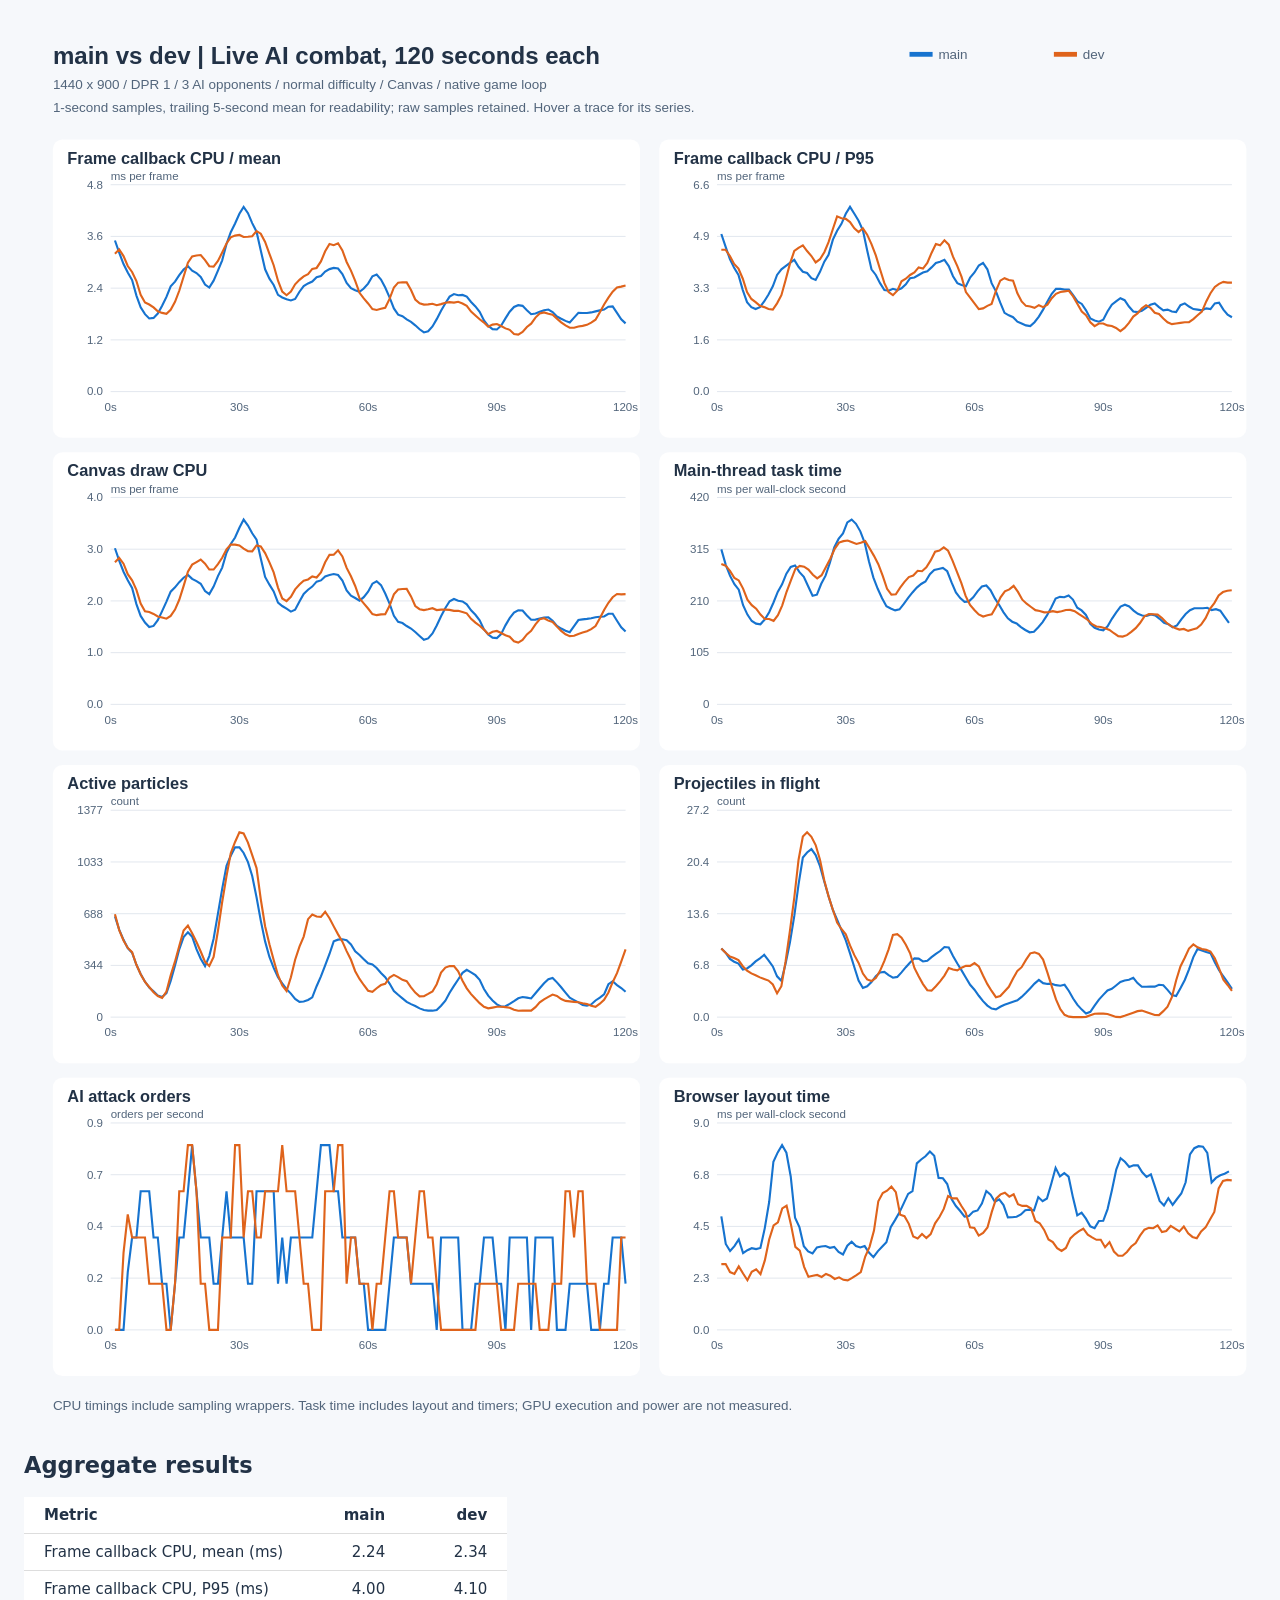
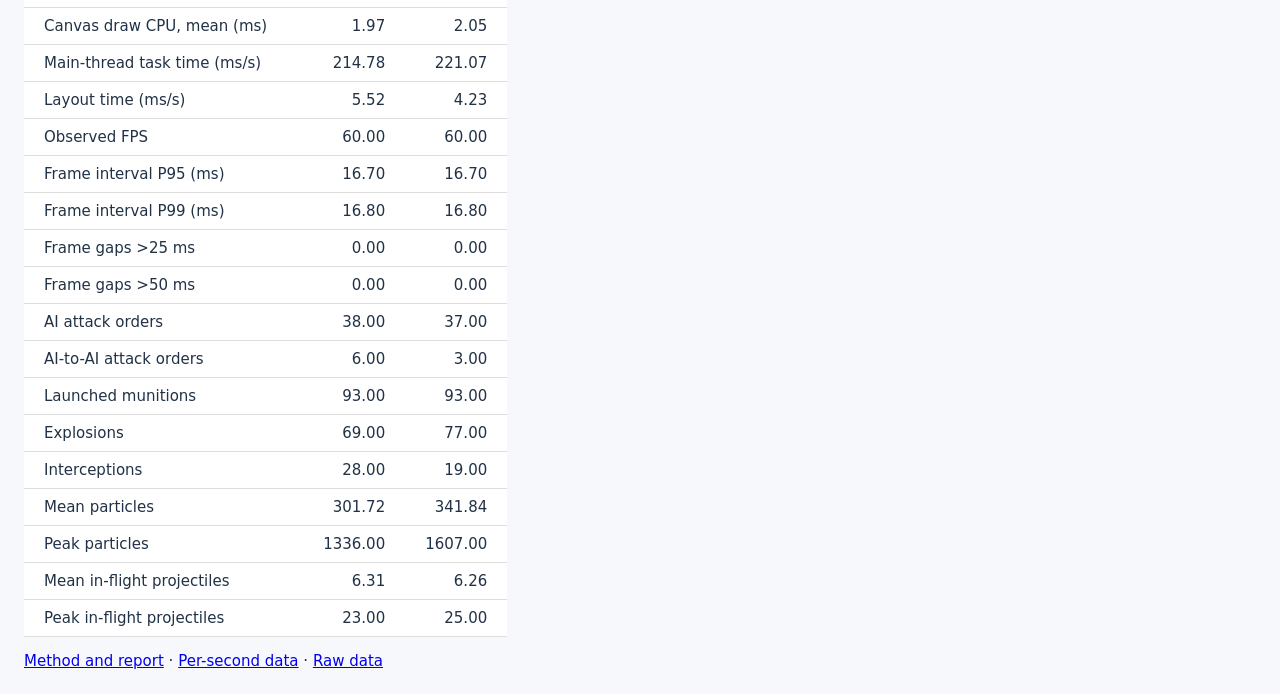
<file: docs/performance/combat-2026-11-09/index.html>
<!doctype html><meta charset="utf-8"><title>Live AI combat performance</title><style>body{margin:24px;background:#f6f8fb;font:15px system-ui;color:#223246}img{width:100%;max-width:1280px}table{border-collapse:collapse;background:white}td,th{padding:9px 20px;border-bottom:1px solid #ddd;text-align:right}td:first-child,th:first-child{text-align:left}</style><img src="combat-curves.svg" alt="Performance curves"><h2>Aggregate results</h2><table><tr><th>Metric</th><th>main</th><th>dev</th></tr><tr><td>Frame callback CPU, mean (ms)</td><td>2.24</td><td>2.34</td></tr><tr><td>Frame callback CPU, P95 (ms)</td><td>4.00</td><td>4.10</td></tr><tr><td>Canvas draw CPU, mean (ms)</td><td>1.97</td><td>2.05</td></tr><tr><td>Main-thread task time (ms/s)</td><td>214.78</td><td>221.07</td></tr><tr><td>Layout time (ms/s)</td><td>5.52</td><td>4.23</td></tr><tr><td>Observed FPS</td><td>60.00</td><td>60.00</td></tr><tr><td>Frame interval P95 (ms)</td><td>16.70</td><td>16.70</td></tr><tr><td>Frame interval P99 (ms)</td><td>16.80</td><td>16.80</td></tr><tr><td>Frame gaps >25 ms</td><td>0.00</td><td>0.00</td></tr><tr><td>Frame gaps >50 ms</td><td>0.00</td><td>0.00</td></tr><tr><td>AI attack orders</td><td>38.00</td><td>37.00</td></tr><tr><td>AI-to-AI attack orders</td><td>6.00</td><td>3.00</td></tr><tr><td>Launched munitions</td><td>93.00</td><td>93.00</td></tr><tr><td>Explosions</td><td>69.00</td><td>77.00</td></tr><tr><td>Interceptions</td><td>28.00</td><td>19.00</td></tr><tr><td>Mean particles</td><td>301.72</td><td>341.84</td></tr><tr><td>Peak particles</td><td>1336.00</td><td>1607.00</td></tr><tr><td>Mean in-flight projectiles</td><td>6.31</td><td>6.26</td></tr><tr><td>Peak in-flight projectiles</td><td>23.00</td><td>25.00</td></tr></table><p><a href="report.md">Method and report</a> · <a href="combat-summary.json">Per-second data</a> · <a href="combat-raw.json">Raw data</a></p>
</file>
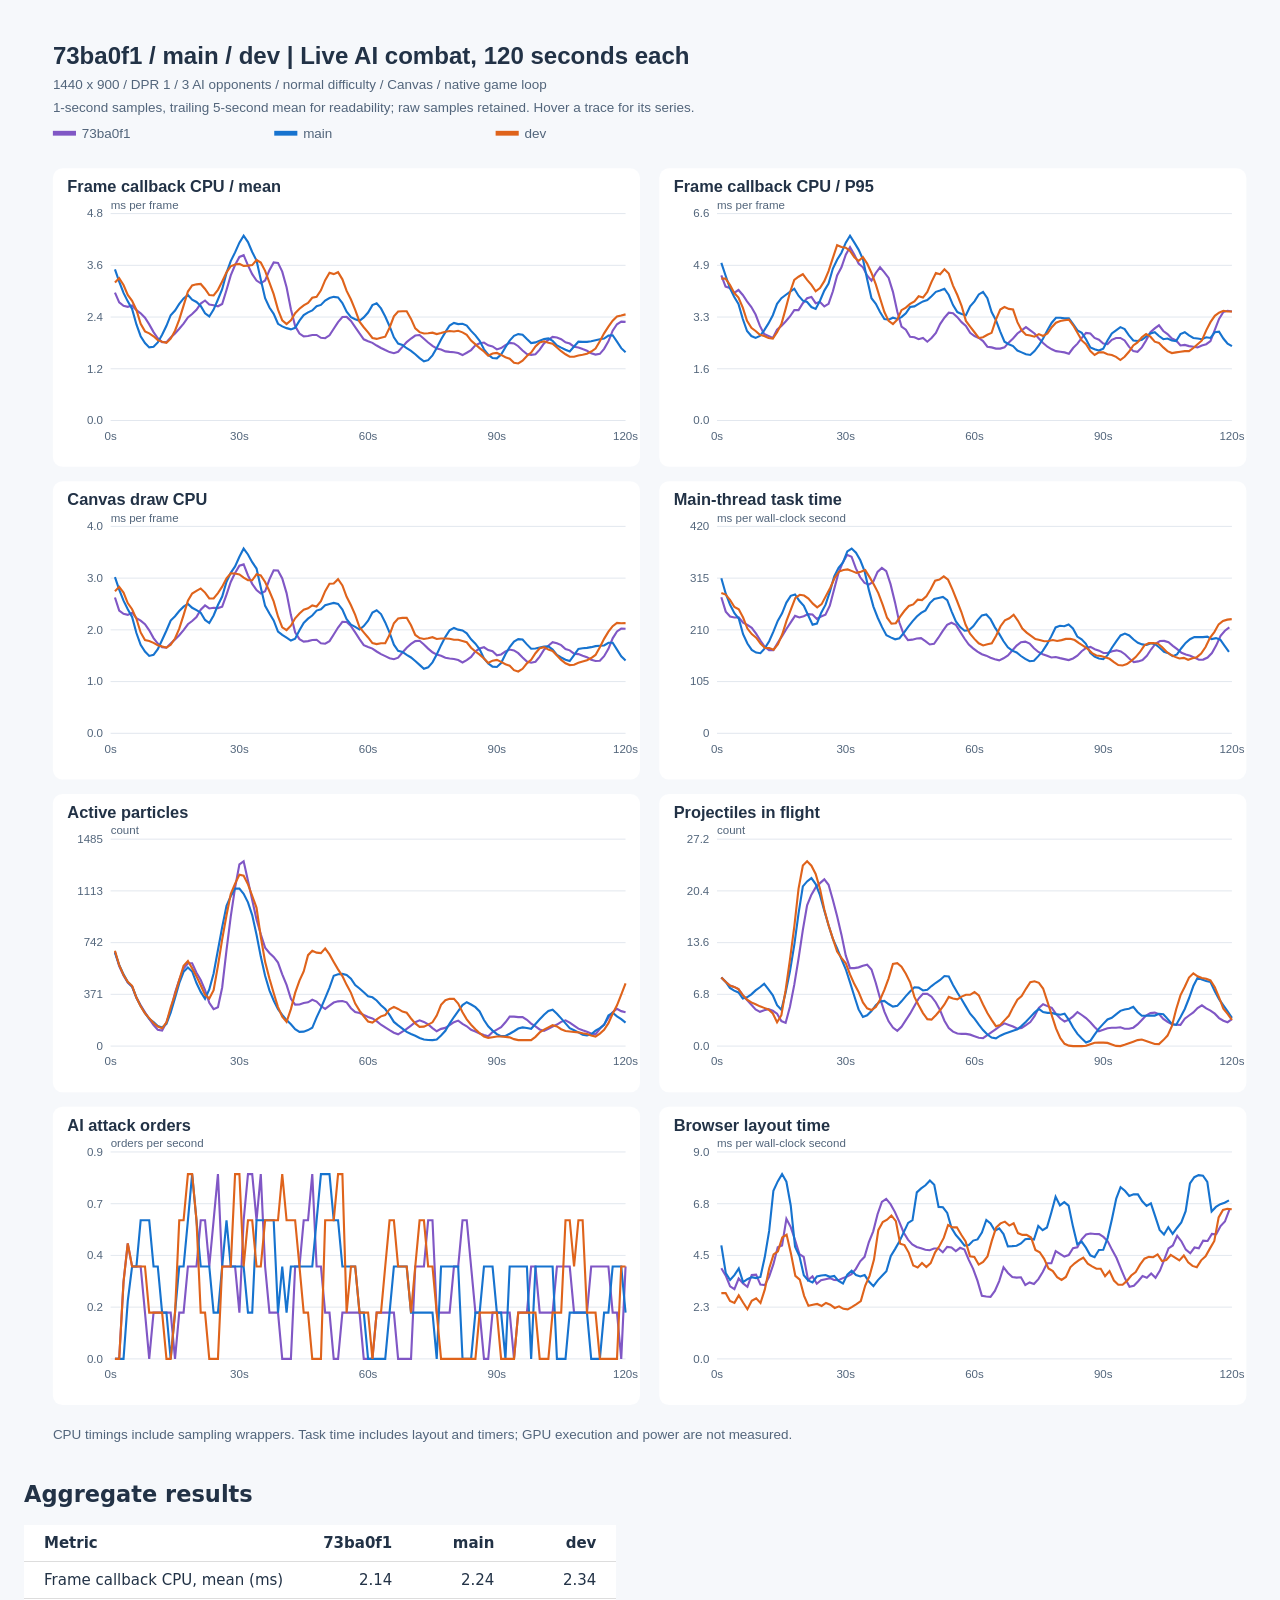
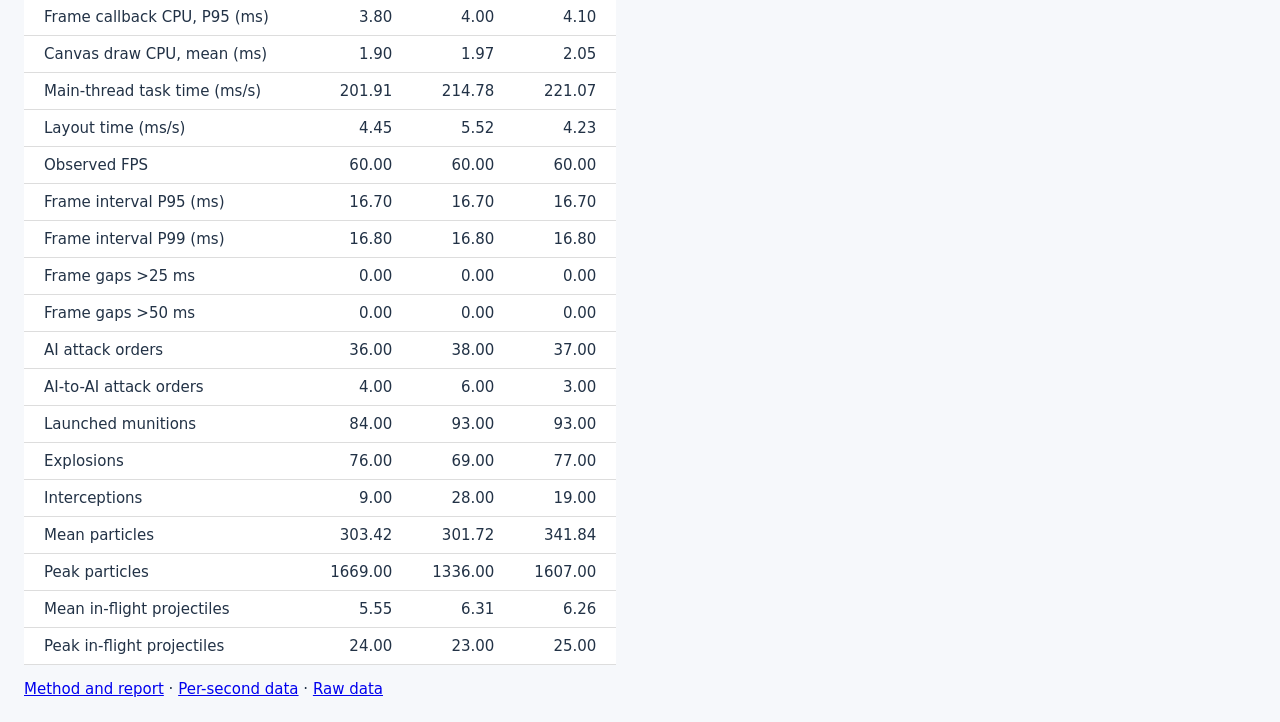
<file: docs/performance/combat-73ba0f1-2026-11-09/index.html>
<!doctype html><meta charset="utf-8"><title>73ba0f1 / main / dev combat comparison</title><style>body{margin:24px;background:#f6f8fb;font:15px system-ui;color:#223246}img{width:100%;max-width:1280px}table{border-collapse:collapse;background:white}td,th{padding:9px 20px;border-bottom:1px solid #ddd;text-align:right}td:first-child,th:first-child{text-align:left}</style><img src="combat-curves.svg" alt="Three-way combat curves"><h2>Aggregate results</h2><table><tr><th>Metric</th><th>73ba0f1</th><th>main</th><th>dev</th></tr><tr><td>Frame callback CPU, mean (ms)</td><td>2.14</td><td>2.24</td><td>2.34</td></tr><tr><td>Frame callback CPU, P95 (ms)</td><td>3.80</td><td>4.00</td><td>4.10</td></tr><tr><td>Canvas draw CPU, mean (ms)</td><td>1.90</td><td>1.97</td><td>2.05</td></tr><tr><td>Main-thread task time (ms/s)</td><td>201.91</td><td>214.78</td><td>221.07</td></tr><tr><td>Layout time (ms/s)</td><td>4.45</td><td>5.52</td><td>4.23</td></tr><tr><td>Observed FPS</td><td>60.00</td><td>60.00</td><td>60.00</td></tr><tr><td>Frame interval P95 (ms)</td><td>16.70</td><td>16.70</td><td>16.70</td></tr><tr><td>Frame interval P99 (ms)</td><td>16.80</td><td>16.80</td><td>16.80</td></tr><tr><td>Frame gaps >25 ms</td><td>0.00</td><td>0.00</td><td>0.00</td></tr><tr><td>Frame gaps >50 ms</td><td>0.00</td><td>0.00</td><td>0.00</td></tr><tr><td>AI attack orders</td><td>36.00</td><td>38.00</td><td>37.00</td></tr><tr><td>AI-to-AI attack orders</td><td>4.00</td><td>6.00</td><td>3.00</td></tr><tr><td>Launched munitions</td><td>84.00</td><td>93.00</td><td>93.00</td></tr><tr><td>Explosions</td><td>76.00</td><td>69.00</td><td>77.00</td></tr><tr><td>Interceptions</td><td>9.00</td><td>28.00</td><td>19.00</td></tr><tr><td>Mean particles</td><td>303.42</td><td>301.72</td><td>341.84</td></tr><tr><td>Peak particles</td><td>1669.00</td><td>1336.00</td><td>1607.00</td></tr><tr><td>Mean in-flight projectiles</td><td>5.55</td><td>6.31</td><td>6.26</td></tr><tr><td>Peak in-flight projectiles</td><td>24.00</td><td>23.00</td><td>25.00</td></tr></table><p><a href="report.md">Method and report</a> · <a href="combat-summary.json">Per-second data</a> · <a href="combat-raw.json">Raw data</a></p>
</file>
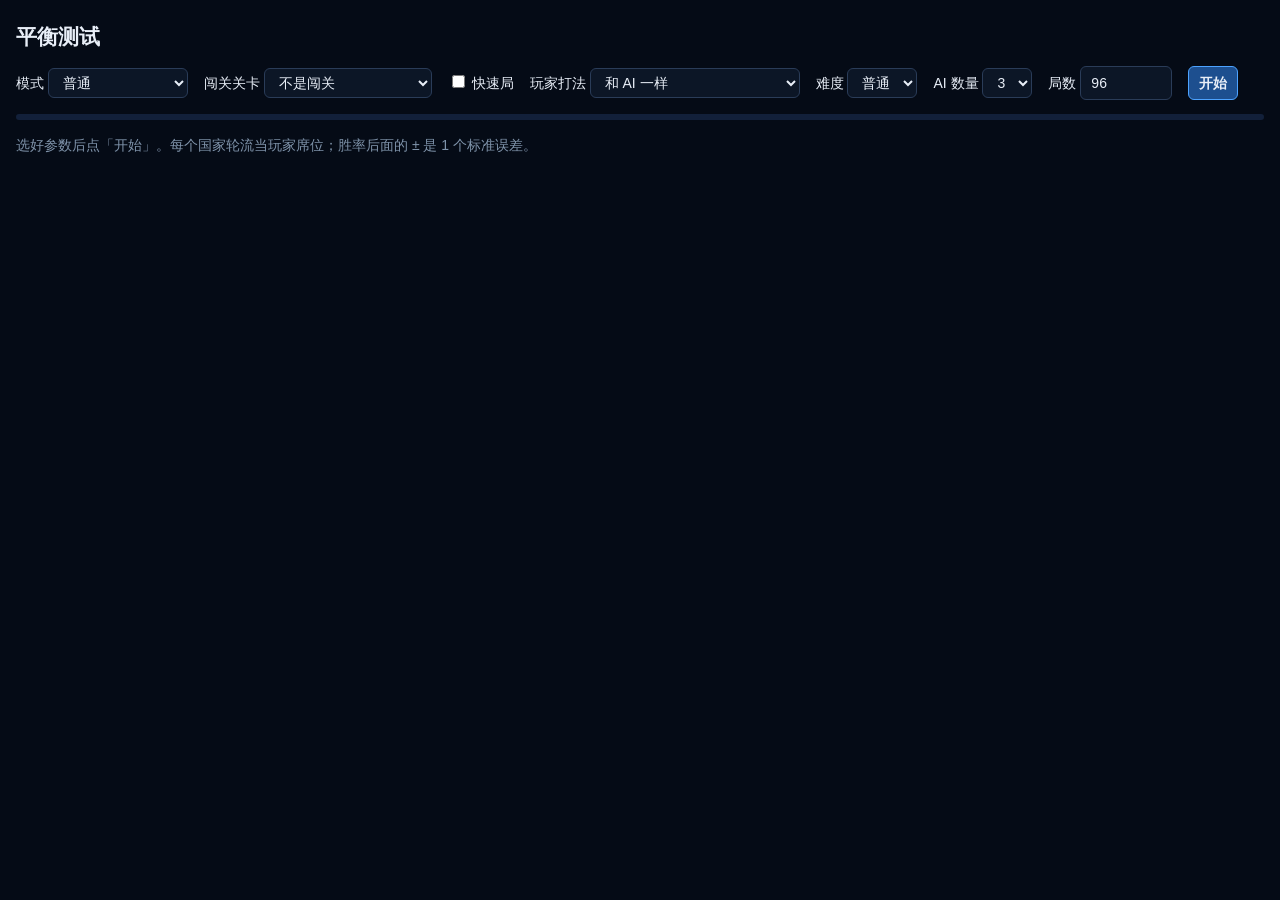
<file: tools/balance.html>
<!doctype html>
<html lang="zh-CN"><head><meta charset="utf-8"><meta name="viewport" content="width=device-width,initial-scale=1">
<title>热爱核平 · 平衡测试</title>
<style>
  body { margin: 0; padding: 20px 16px 40px; background: #050b16; color: #e8eef7; font: 14px/1.6 "Microsoft YaHei", sans-serif; }
  h2 { font-weight: 600; margin: 0 0 12px; }
  .bar { display: flex; flex-wrap: wrap; gap: 10px 16px; align-items: center; margin-bottom: 14px; }
  select, input, button { background: #0c1626; color: #e8eef7; border: 1px solid #2a3c58; border-radius: 6px; padding: 5px 10px; font: inherit; }
  button { cursor: pointer; background: #1d4f8f; border-color: #4da3ff; font-weight: 700; }
  button:disabled { opacity: 0.5; cursor: default; }
  #prog { height: 6px; background: #12203a; border-radius: 3px; overflow: hidden; margin-bottom: 14px; }
  #prog i { display: block; height: 100%; width: 0; background: #4da3ff; transition: width .2s; }
  table { border-collapse: collapse; margin: 6px 0 18px; min-width: 320px; }
  th, td { border: 1px solid #1d2c44; padding: 4px 10px; text-align: right; }
  th:first-child, td:first-child { text-align: left; }
  th { background: #0c1626; color: #9fb2c6; font-weight: 600; }
  .dim { color: #7f93aa; } .warn { color: #ffb35a; } .bad { color: #ff6b5b; }
  h3 { margin: 16px 0 4px; font-size: 15px; color: #9fb2c6; font-weight: 600; }
</style></head>
<body>
<h2>平衡测试</h2>
<div class="bar">
  <label>模式 <select id="mode"><option value="normal">普通</option><option value="survival">生存（三体人）</option></select></label>
  <label>闯关关卡 <select id="level"><option value="0">不是闯关</option></select></label>
  <label><input type="checkbox" id="quick"> 快速局</label>
  <label>玩家打法 <select id="play"><option value="ai">和 AI 一样</option><option value="aggr">开局就集中猛攻最弱的国家</option></select></label>
  <label>难度 <select id="diff"><option value="easy">简单</option><option value="normal" selected>普通</option><option value="hard">癫狂</option></select></label>
  <label>AI 数量 <select id="ai"><option>3</option><option>4</option><option>5</option></select></label>
  <label>局数 <input id="n" type="number" value="96" min="6" max="600" step="6" style="width:70px"></label>
  <button id="run">开始</button> <span id="status" class="dim"></span>
</div>
<div id="prog"><i></i></div>
<div id="out" class="dim">选好参数后点「开始」。每个国家轮流当玩家席位；胜率后面的 ± 是 1 个标准误差。</div>

<script>
const FILES = ['config', 'util', 'map', 'sim/core', 'sim/step', 'sim/strike', 'sim/defense', 'sim/boss', 'sim/events', 'sim/expand', 'sim/end', 'ai'];
const base = new URL('../js/', location.href).href;
// 后台线程：加载模拟代码，逐局运行，把每局的结果发回来
const workerSrc = () => `
importScripts(${FILES.map((f) => JSON.stringify(base + f + '.js?t=' + Date.now())).join(',')});
const realCheckEnd = checkEnd;
checkEnd = function () { if (G.level) return realCheckEnd(); const alive = G.nations.filter((n) => n.alive); if (alive.length <= 1) endGame(alive.length ? 'last' : 'earth'); }; // 闯关按真实规则判胜负（玩家倒下即输）
let pend = 0; const loss = { nuke: 0, conv: 0, drone: 0, dim: 0 }; let nukes = 0, dims = 0;
Bus.on('cityHit', (e) => { pend += e.loss; });
Bus.on('explode', () => { loss.nuke += pend; pend = 0; });
Bus.on('convExplode', () => { loss.conv += pend; pend = 0; });
Bus.on('droneExplode', () => { loss.drone += pend; pend = 0; });
Bus.on('dimStrike', () => { dims++; });
Bus.on('launchOrder', (e) => { if (!e.drone && !e.conv) nukes += e.sent; });
onmessage = (ev) => {
  const o = ev.data, pers = Object.keys(PERSONALITIES);
  if (o.patch) (0, eval)(o.patch); // 调参用：开始前执行一段临时修改参数的代码（页面上 window.PATCH）
  for (let g = 0; g < o.n; g++) {
    for (const k in loss) loss[k] = 0; nukes = 0; dims = 0; pend = 0;
    newGame(RACES[g % RACES.length].id, o.ai, o.diff, null, { survival: o.survival, quick: o.quick, level: o.level ? LEVELS[o.level - 1] : null });
    const p = G.player; p.pers = pers[g % pers.length];
    const last = G.nations.map((n) => n.techMask), reach = {}; let fd = null, bd = null;
    for (let i = 0; i < 60000 && !G.over; i++) {
      simStep(0.1);
      loss.dim += pend; pend = 0; // 没有爆炸事件的损失 = 降维打击
      if (p.alive) {
        aiStep(p, 0.1);
        if (o.aggr && i % 10 === 0) {
          const foe = G.nations.filter((n) => n !== p && n.alive).sort((a, b) => totalPop(a) - totalPop(b))[0];
          if (foe) { launch(p, foe, 0, G.legs, 99); launchConv(p, foe, 0, 99); launchDrones(p, foe, 99); }
        }
      }
      G.nations.forEach((n, j) => { if (n.techMask !== last[j]) { const add = n.techMask & ~last[j]; last[j] = n.techMask; TECHS.forEach((t, k) => { if ((add & (1 << k)) && !n.race.boss) (reach[t.id] = reach[t.id] || []).push(G.t / 60); }); } });
      if (fd === null && G.nations.some((n) => !n.alive && !n.race.boss)) fd = G.t / 60;
      if (bd === null && G.boss && !G.boss.alive) bd = G.t / 60;
    }
    const alive = G.nations.filter((n) => n.alive);
    postMessage({ g, len: G.t / 60, stalled: !G.over, fd, bd, reach, nukes, dims, loss: Object.assign({}, loss),
      races: G.nations.map((n) => n.race.name), normalNations: G.nations.filter((n) => !n.race.boss).length,
      winner: G.level ? (G.over === 'win' ? p.race.name : (alive.find((n) => !allied(n, p)) || {race: {}}).race.name || null) : alive.length === 1 ? alive[0].race.name : null,
      playerWon: G.level ? G.over === 'win' : alive.length === 1 && alive[0] === p, bossWon: alive.length === 1 && !!alive[0].race.boss,
      pop: p.alive ? totalPop(p) / Math.max(1, p.stats.peakPop) : 0,
      techNames: TECHS.map((t) => [t.id, t.name]) });
  }
  postMessage({ done: true });
};`;
const $ = (id) => document.getElementById(id);
const med = (a) => { if (!a.length) return null; const s = a.slice().sort((x, y) => x - y); return s[s.length >> 1]; };
const f1 = (v) => (v === null || v === undefined ? '-' : v.toFixed(1));
let worker = null;
// 关卡列表（从游戏的配置里读）
fetch(base + 'config.js?t=' + Date.now()).then((r) => r.text()).then((src) => {
  const m = [...src.matchAll(/\{ name: '([^']+)', desc:/g)];
  m.forEach((x, i) => { const o = document.createElement('option'); o.value = i + 1; o.textContent = `第 ${i + 1} 关 ${x[1]}`; $('level').appendChild(o); });
});
$('run').onclick = () => {
  if (worker) worker.terminate();
  const N = Math.max(6, +$('n').value | 0), R = [];
  worker = new Worker(URL.createObjectURL(new Blob([workerSrc()], { type: 'text/javascript' }))); // 每次点「开始」都重新加载脚本，改了代码不用刷新页面
  const t0 = performance.now();
  $('run').disabled = true; $('status').textContent = '运行中…'; $('out').innerHTML = '';
  worker.onerror = (e) => { $('status').textContent = '出错：' + e.message; $('status').className = 'bad'; $('run').disabled = false; };
  worker.onmessage = (ev) => {
    const d = ev.data;
    if (d.done) { $('run').disabled = false; $('status').textContent = `完成 ${R.length} 局，用时 ${((performance.now() - t0) / 1000).toFixed(0)} 秒`; $('status').className = 'dim'; report(R, true); window.RESULT = summarize(R); return; }
    R.push(d);
    document.querySelector('#prog i').style.width = (R.length / N * 100) + '%';
    if (R.length % 6 === 0) { $('status').textContent = `运行中… ${R.length}/${N}`; report(R, false); }
  };
  worker.postMessage({ patch: window.PATCH || '', n: N, ai: +$('ai').value, diff: $('diff').value, survival: $('mode').value === 'survival', quick: $('quick').checked, aggr: $('play').value === 'aggr', level: +$('level').value });
};
function summarize(R) {
  const app = {}, win = {};
  for (const r of R) { for (const nm of r.races) app[nm] = (app[nm] || 0) + 1; if (r.winner) win[r.winner] = (win[r.winner] || 0) + 1; }
  const len = R.map((r) => r.len), nat = R.reduce((s, r) => s + r.normalNations, 0);
  const lossT = { nuke: 0, conv: 0, drone: 0, dim: 0 }; for (const r of R) for (const k in lossT) lossT[k] += r.loss[k];
  const lt = Object.values(lossT).reduce((a, b) => a + b, 0) || 1;
  const techs = (R[0] ? R[0].techNames : []).map(([id, name]) => { const a = R.flatMap((r) => r.reach[id] || []); return { name, pct: Math.round(100 * a.length / nat), med: med(a) }; });
  return {
    games: R.length, medianMin: med(len), maxMin: Math.max(...len), stalled: R.filter((r) => r.stalled).length,
    firstDeathMin: med(R.filter((r) => r.fd !== null).map((r) => r.fd)),
    nukesPerGame: Math.round(R.reduce((s, r) => s + r.nukes, 0) / R.length), dimsPerGame: +(R.reduce((s, r) => s + r.dims, 0) / R.length).toFixed(1),
    playerWin: Math.round(100 * R.filter((r) => r.playerWon).length / R.length),
    popLeft: Math.round(100 * R.filter((r) => r.playerWon).reduce((s, r) => s + (r.pop || 0), 0) / Math.max(1, R.filter((r) => r.playerWon).length)), bossWin: Math.round(100 * R.filter((r) => r.bossWon).length / R.length),
    bossDeathMin: med(R.filter((r) => r.bd !== null).map((r) => r.bd)),
    win: Object.fromEntries(Object.keys(app).map((k) => { const p = (win[k] || 0) / app[k]; return [k, { pct: Math.round(100 * p), se: Math.round(100 * Math.sqrt(p * (1 - p) / app[k])), n: app[k] }]; })),
    loss: Object.fromEntries(Object.entries(lossT).map(([k, v]) => [k, Math.round(100 * v / lt)])), techs,
  };
}
function report(R) {
  const S = summarize(R), fair = Math.round(100 / (R[0].races.length));
  const rows = Object.entries(S.win).sort((a, b) => b[1].pct - a[1].pct).map(([k, v]) => `<tr><td>${k}</td><td class="${Math.abs(v.pct - fair) > 2 * v.se + 3 ? 'warn' : ''}">${v.pct}% <span class="dim">±${v.se}</span></td><td class="dim">${v.n}</td></tr>`).join('');
  $('out').innerHTML = `
    <h3>节奏</h3><table>
      <tr><th>对局时长中位数</th><td>${f1(S.medianMin)} 分</td></tr><tr><th>最长一局</th><td class="${S.maxMin > 30 ? 'warn' : ''}">${f1(S.maxMin)} 分</td></tr>
      <tr><th>僵持未结束（超过 100 分钟）</th><td class="${S.stalled ? 'bad' : ''}">${S.stalled} 局</td></tr>
      <tr><th>第一个普通国家倒下</th><td>${f1(S.firstDeathMin)} 分</td></tr>
      <tr><th>每局核弹数</th><td>${S.nukesPerGame}</td></tr>
      <tr><th>玩家席位胜率</th><td>${S.playerWin}%</td></tr>
      ${S.dimsPerGame ? `<tr><th>三体人胜率</th><td>${S.bossWin}%</td></tr><tr><th>三体人倒下时间（倒下的局）</th><td>${f1(S.bossDeathMin)} 分</td></tr><tr><th>每局降维打击</th><td>${S.dimsPerGame}</td></tr>` : ''}
    </table>
    <h3>胜率（平均应为 ${fair}%）</h3><table><tr><th>国家</th><th>胜率</th><th>出场</th></tr>${rows}</table>
    <h3>科技（普通国家造出的比例和时间中位数）</h3><table><tr><th>科技</th><th>造出</th><th>时间</th></tr>${S.techs.map((t) => `<tr><td>${t.name}</td><td>${t.pct}%</td><td>${f1(t.med)} 分</td></tr>`).join('')}</table>
    <h3>人口损失来源</h3><table><tr><th>核弹</th><th>导弹</th><th>小摩托</th><th>降维打击</th></tr><tr><td>${S.loss.nuke}%</td><td>${S.loss.conv}%</td><td>${S.loss.drone}%</td><td>${S.loss.dim}%</td></tr></table>`;
}
</script>
</body></html>
</file>
